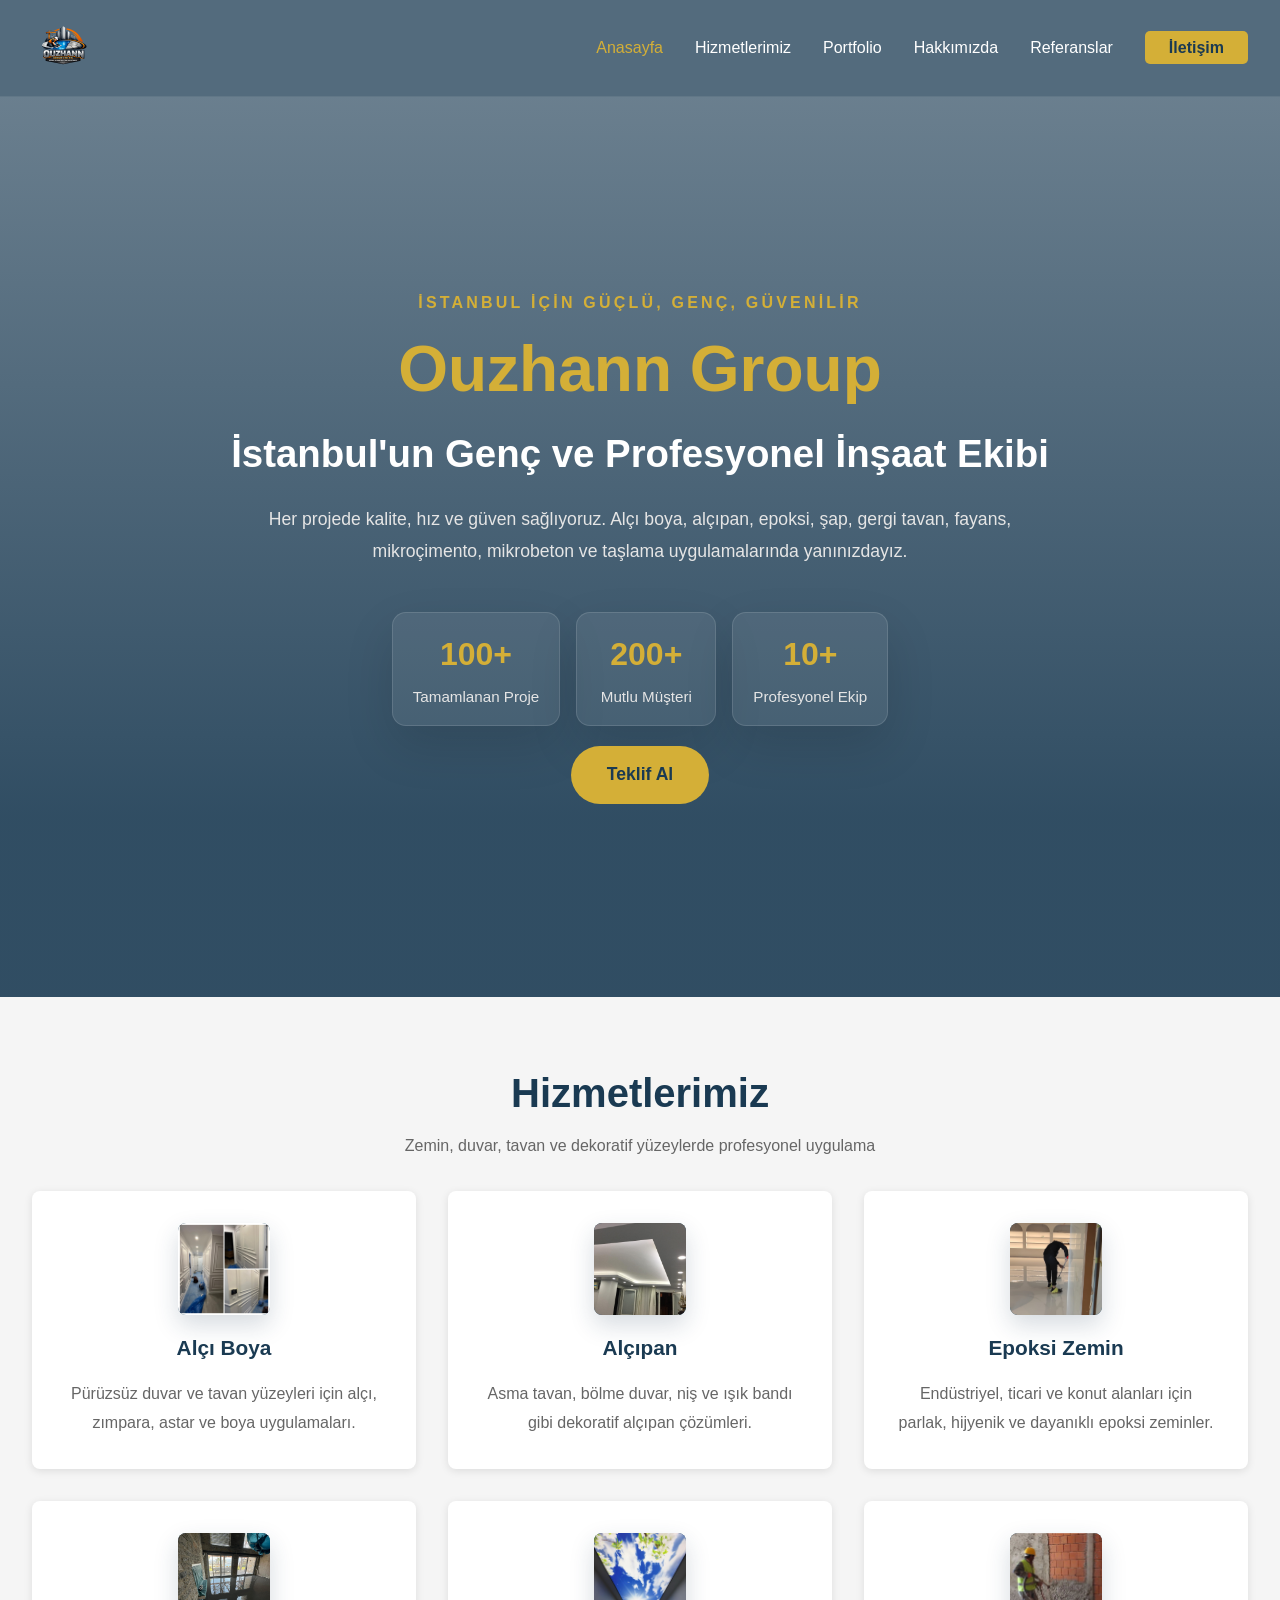
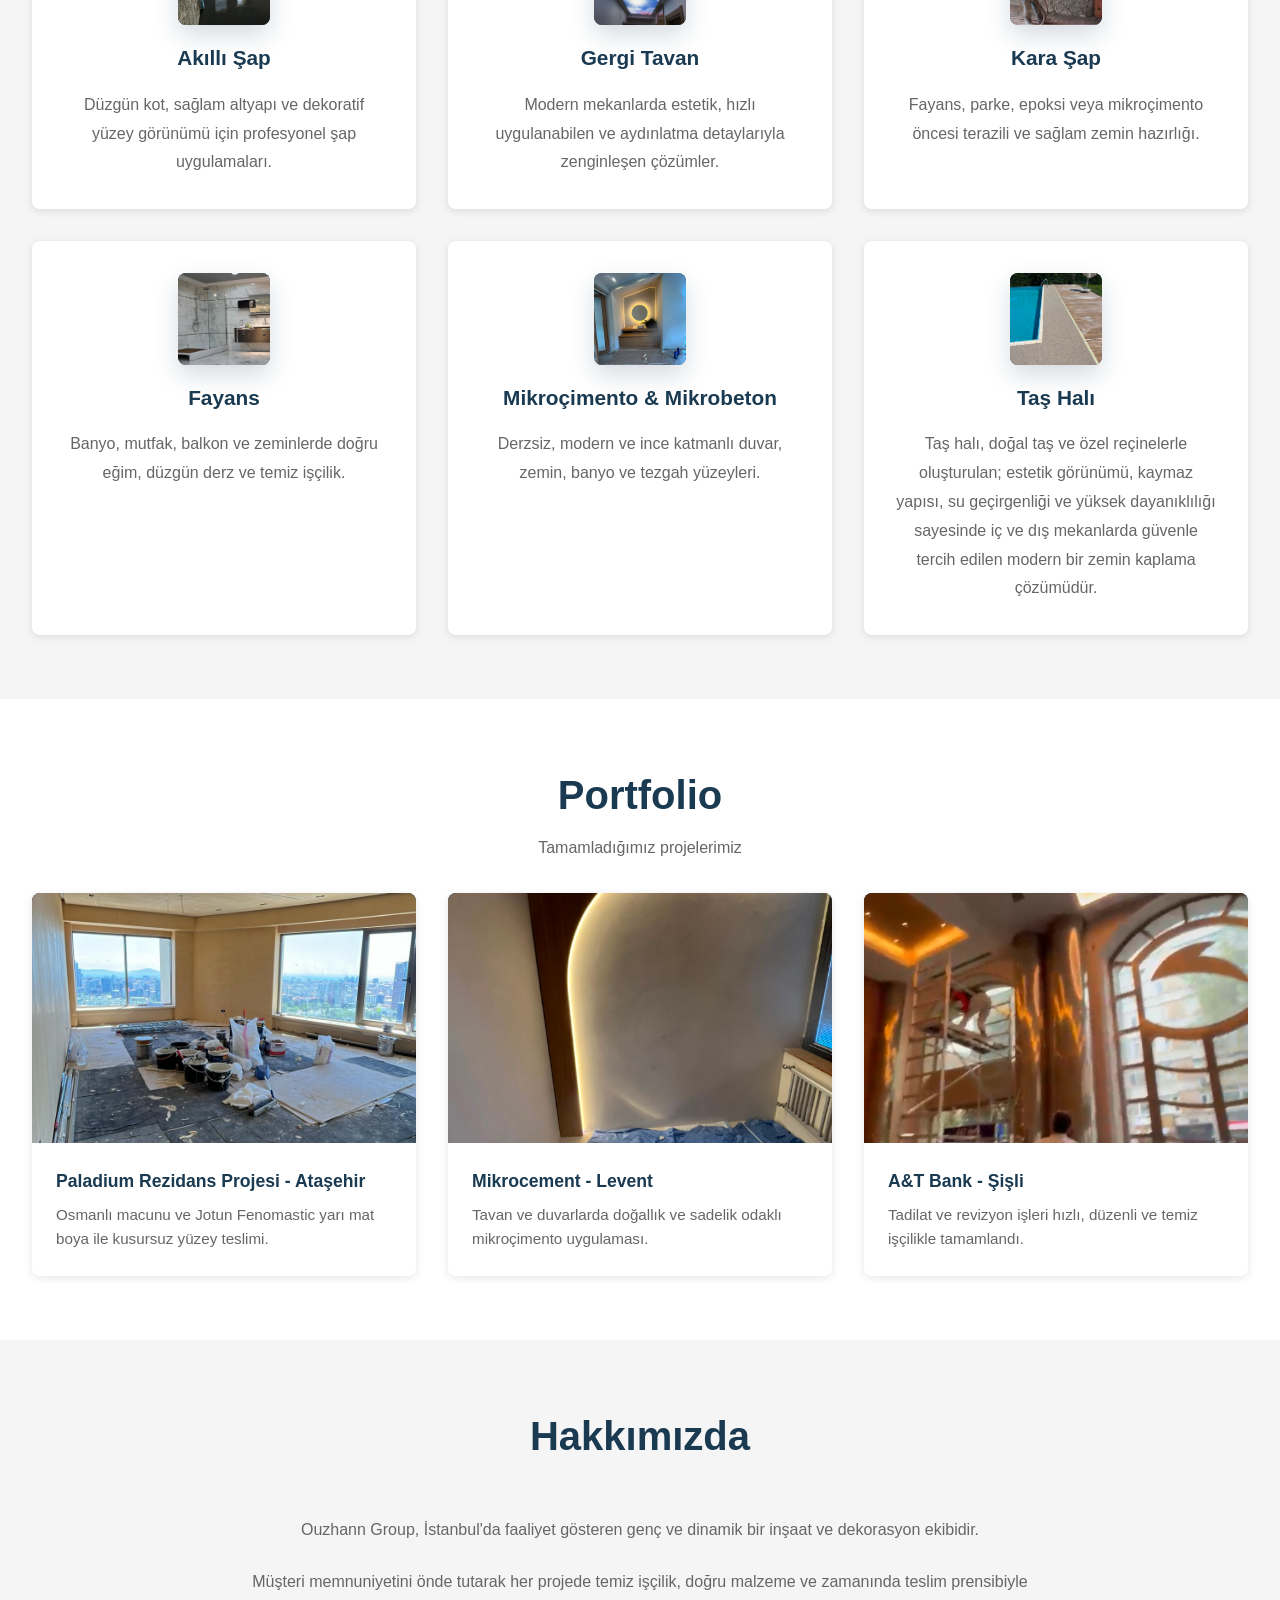
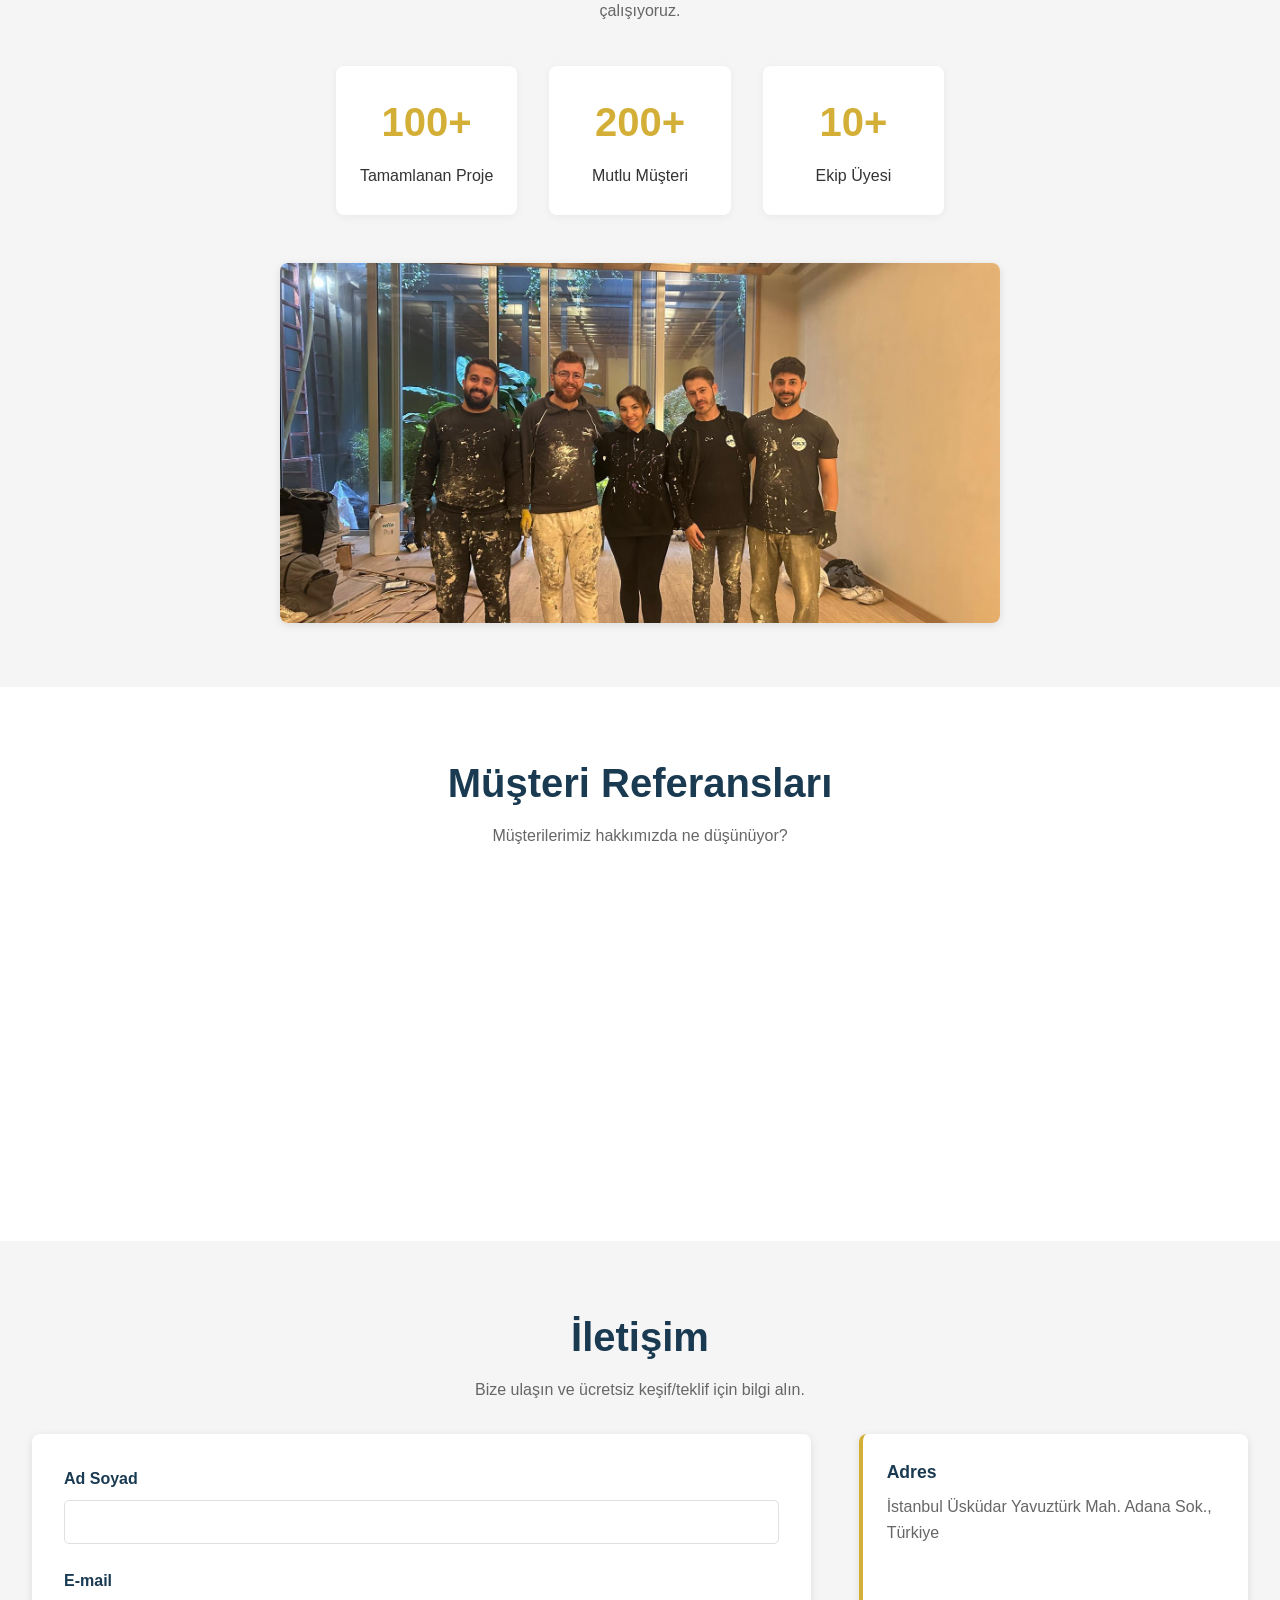
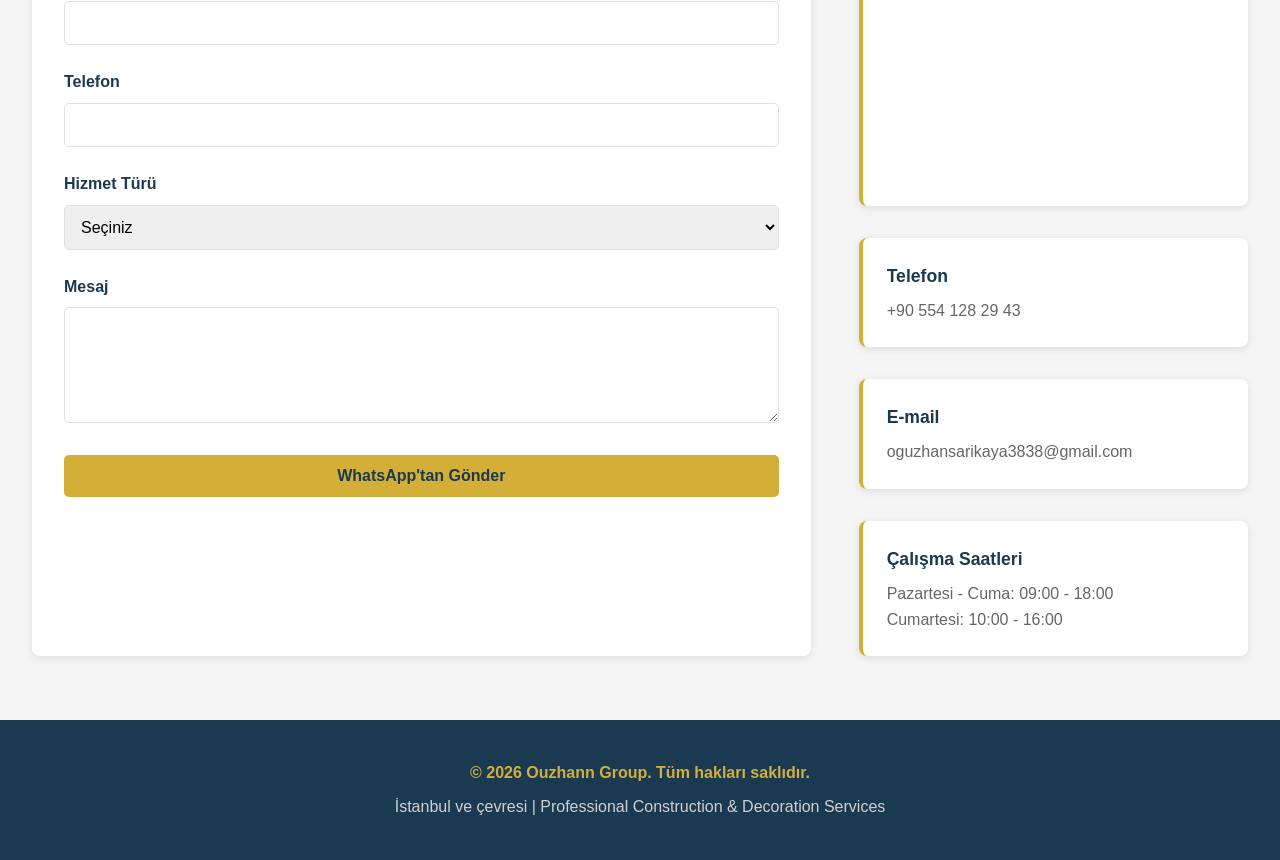
<file: index.html>
<!DOCTYPE html>
<html lang="tr">
<head>
    <meta charset="UTF-8">
    <meta name="viewport" content="width=device-width, initial-scale=1.0">
    <title>Ouzhann Group - İstanbul İnşaat ve Dekorasyon Ekibi</title>
    <meta name="description" content="Ouzhann Group; İstanbul'da alçı boya, alçıpan, epoksi zemin, şap, gergi tavan, fayans, mikroçimento, mikrobeton ve taşlama uygulamaları sunar.">
    <meta name="robots" content="index, follow">
    <meta name="theme-color" content="#1A3A52">
    <meta property="og:type" content="website">
    <meta property="og:locale" content="tr_TR">
    <meta property="og:title" content="Ouzhann Group - İstanbul İnşaat ve Dekorasyon Ekibi">
    <meta property="og:description" content="İstanbul genelinde profesyonel inşaat, dekorasyon ve yüzey uygulamaları.">
    <meta property="og:image" content="https://ouzhanngroup.com/assets/logo.png">
    <meta property="og:url" content="https://ouzhanngroup.com/">
    <link rel="canonical" href="https://ouzhanngroup.com/">
    <link rel="icon" href="assets/logo.png" type="image/png">
    <link rel="apple-touch-icon" href="assets/logo.png">
    <link rel="manifest" href="site.webmanifest">
    <link rel="stylesheet" href="styles.css">
</head>
<body>
    <nav class="navbar">
        <div class="nav-container">
            <a class="logo" href="#anasayfa" aria-label="Anasayfaya git">
                <img class="logo-image" src="assets/logo.png" alt="Ouzhann Group Logo">
            </a>
            <div class="hamburger" aria-label="Menüyü aç veya kapat" role="button" tabindex="0" aria-expanded="false" aria-controls="main-nav-menu">
                <span class="bar"></span>
                <span class="bar"></span>
                <span class="bar"></span>
            </div>
            <ul class="nav-menu" id="main-nav-menu">
                <li><a href="#anasayfa" class="nav-link">Anasayfa</a></li>
                <li><a href="#hizmetler" class="nav-link">Hizmetlerimiz</a></li>
                <li><a href="#portfolio" class="nav-link">Portfolio</a></li>
                <li><a href="#hakkimizda" class="nav-link">Hakkımızda</a></li>
                <li><a href="#referanslar" class="nav-link">Referanslar</a></li>
                <li><a href="#iletisim" class="nav-link cta-nav">İletişim</a></li>
            </ul>
        </div>
    </nav>

    <section id="anasayfa" class="hero">
        <video class="hero-video" autoplay muted loop playsinline>
            <source src="assets/hero-video.mp4" type="video/mp4">
        </video>
        <div class="video-overlay"></div>
        <div class="hero-content">
            <p class="hero-category">İstanbul İçin Güçlü, Genç, Güvenilir</p>
            <h1 class="hero-title">Ouzhann Group</h1>
            <p class="hero-slogan">İstanbul'un Genç ve Profesyonel İnşaat Ekibi</p>
            <p class="hero-subtitle">Her projede kalite, hız ve güven sağlıyoruz. Alçı boya, alçıpan, epoksi, şap, gergi tavan, fayans, mikroçimento, mikrobeton ve taşlama uygulamalarında yanınızdayız.</p>
            <div class="hero-stats">
                <div class="hero-stat">
                    <span>100+</span>
                    <p>Tamamlanan Proje</p>
                </div>
                <div class="hero-stat">
                    <span>200+</span>
                    <p>Mutlu Müşteri</p>
                </div>
                <div class="hero-stat">
                    <span>10+</span>
                    <p>Profesyonel Ekip</p>
                </div>
            </div>
            <button class="cta-button" type="button">Teklif Al</button>
        </div>
    </section>

    <section id="hizmetler" class="services">
        <div class="services-container">
            <h2 class="section-title">Hizmetlerimiz</h2>
            <p class="section-subtitle">Zemin, duvar, tavan ve dekoratif yüzeylerde profesyonel uygulama</p>
            <div class="services-grid">
                <a class="service-card" href="services.html#alci-boya">
                    <div class="service-icon"><img src="images/service-alci-boya.jpeg" alt="Alçı boya hizmeti"><span>Alçı Boya</span></div>
                    <h3>Alçı Boya</h3>
                    <p>Pürüzsüz duvar ve tavan yüzeyleri için alçı, zımpara, astar ve boya uygulamaları.</p>
                </a>
                <a class="service-card" href="services.html#alcipan">
                    <div class="service-icon"><img src="images/service-alcipan.jpeg" alt="Alçıpan hizmeti"><span>Alçıpan</span></div>
                    <h3>Alçıpan</h3>
                    <p>Asma tavan, bölme duvar, niş ve ışık bandı gibi dekoratif alçıpan çözümleri.</p>
                </a>
                <a class="service-card" href="services.html#epoksi-zemin">
                    <div class="service-icon"><img src="images/epoksi1.jpeg" alt="Epoksi zemin hizmeti"><span>Epoksi</span></div>
                    <h3>Epoksi Zemin</h3>
                    <p>Endüstriyel, ticari ve konut alanları için parlak, hijyenik ve dayanıklı epoksi zeminler.</p>
                </a>
                <a class="service-card" href="services.html#akilli-dekoratif-sap">
                    <div class="service-icon"><img src="images/akillisap1.jpeg" alt="Akıllı şap ve dekoratif şap hizmeti"><span>Şap</span></div>
                    <h3>Akıllı Şap</h3>
                    <p>Düzgün kot, sağlam altyapı ve dekoratif yüzey görünümü için profesyonel şap uygulamaları.</p>
                </a>
                <a class="service-card" href="services.html#gergi-tavan">
                    <div class="service-icon"><img src="images/service-gergi-tavan.jpeg" alt="Gergi tavan hizmeti"><span>Gergi Tavan</span></div>
                    <h3>Gergi Tavan</h3>
                    <p>Modern mekanlarda estetik, hızlı uygulanabilen ve aydınlatma detaylarıyla zenginleşen çözümler.</p>
                </a>
                <a class="service-card" href="services.html#kara-sap">
                    <div class="service-icon"><img src="images/karasap.png" alt="Kara şap hizmeti"><span>Kara Şap</span></div>
                    <h3>Kara Şap</h3>
                    <p>Fayans, parke, epoksi veya mikroçimento öncesi terazili ve sağlam zemin hazırlığı.</p>
                </a>
                <a class="service-card" href="services.html#fayans">
                    <div class="service-icon"><img src="images/service-fayans.jpg" alt="Fayans hizmeti"><span>Fayans</span></div>
                    <h3>Fayans</h3>
                    <p>Banyo, mutfak, balkon ve zeminlerde doğru eğim, düzgün derz ve temiz işçilik.</p>
                </a>
                <a class="service-card" href="services.html#mikrocimento-mikrobeton">
                    <div class="service-icon"><img src="images/mikrocimento-mikrobeton.jpeg" alt="Mikroçimento ve mikrobeton hizmeti"><span>Mikroçimento</span></div>
                    <h3>Mikroçimento & Mikrobeton</h3>
                    <p>Derzsiz, modern ve ince katmanlı duvar, zemin, banyo ve tezgah yüzeyleri.</p>
                </a>
                <a class="service-card" href="services.html#taslama">
                    <div class="service-icon"><img src="images/service-taslama.jpeg" alt="Taşlama hizmeti"><span>Taşlama</span></div>
                    <h3>Taş Halı</h3>
                    <p>Taş halı, doğal taş ve özel reçinelerle oluşturulan; estetik görünümü, kaymaz yapısı, su geçirgenliği ve yüksek dayanıklılığı sayesinde iç ve dış mekanlarda güvenle tercih edilen modern bir zemin kaplama çözümüdür.
</p>
                </a>
            </div>
        </div>
    </section>

    <section id="portfolio" class="portfolio">
        <div class="portfolio-container">
            <h2 class="section-title">Portfolio</h2>
            <p class="section-subtitle">Tamamladığımız projelerimiz</p>
            <div class="portfolio-grid">
                <a class="portfolio-item" href="portfolio.html#pendik-epoksi-zemin">
                    <div class="portfolio-image"><img src="images/project-1.jpeg" alt="Paladium Rezidans Projesi - Ataşehir"><div class="image-placeholder">Paladium Rezidans</div></div>
                    <div class="portfolio-info"><h3>Paladium Rezidans Projesi - Ataşehir</h3><p>Osmanlı macunu ve Jotun Fenomastic yarı mat boya ile kusursuz yüzey teslimi.</p></div>
                </a>
                <a class="portfolio-item" href="portfolio.html#kadikoy-alcipan-ofis">
                    <div class="portfolio-image"><img src="images/mikro2.jpeg" alt="Mikrocement - Levent"><div class="image-placeholder">Mikrocement</div></div>
                    <div class="portfolio-info"><h3>Mikrocement - Levent</h3><p>Tavan ve duvarlarda doğallık ve sadelik odaklı mikroçimento uygulaması.</p></div>
                </a>
                <a class="portfolio-item" href="portfolio.html#besiktas-mikrocimento-banyo">
                    <div class="portfolio-image"><img src="images/project-3.png" alt="A&T Bank - Şişli"><div class="image-placeholder">A&T Bank</div></div>
                    <div class="portfolio-info"><h3>A&T Bank - Şişli</h3><p>Tadilat ve revizyon işleri hızlı, düzenli ve temiz işçilikle tamamlandı.</p></div>
                </a>
            </div>
        </div>
    </section>

    <section id="hakkimizda" class="about">
        <div class="about-container">
            <h2 class="section-title">Hakkımızda</h2>
            <div class="about-content">
                <p>Ouzhann Group, İstanbul'da faaliyet gösteren genç ve dinamik bir inşaat ve dekorasyon ekibidir.</p>
                <p>Müşteri memnuniyetini önde tutarak her projede temiz işçilik, doğru malzeme ve zamanında teslim prensibiyle çalışıyoruz.</p>
                <div class="about-features">
                    <div class="feature"><span class="feature-number">100+</span><p>Tamamlanan Proje</p></div>
                    <div class="feature"><span class="feature-number">200+</span><p>Mutlu Müşteri</p></div>
                    <div class="feature"><span class="feature-number">10+</span><p>Ekip Üyesi</p></div>
                </div>
            </div>
            <div class="about-image">
                <img src="images/team-photo.jpeg" alt="Ouzhann Group ekip fotoğrafı">
                <span>Ekip Fotoğrafı</span>
            </div>
        </div>
    </section>

    <section id="referanslar" class="reviews">
        <div class="reviews-container">
            <h2 class="section-title">Müşteri Referansları</h2>
            <p class="section-subtitle">Müşterilerimiz hakkımızda ne düşünüyor?</p>
            <div class="reviews-grid">
                <div class="review-card"><div class="stars">★★★★★</div><p class="review-text">"Glitolinli Osmanlı macunu uygulaması yapıldı ve Jotun boya ile boyası tamamlandı. Ustalar çok iyiydi ve ellerinden gelen özeni gösterdiler. Emeği geçenlerin ellerine sağlık."</p><p class="review-author">- Oğuz Bircan, Palladium Rezidans</p></div>
                <div class="review-card"><div class="stars">★★★★★</div><p class="review-text">"Levent'teki şantiyede tavan ve duvarlar olmak üzere 3 katımızda mikroçimento kullanıldı. Ustalarımız çok özenli ve dikkatli çalışarak gerekeni yaptılar, ellerine sağlık."</p><p class="review-author">- Merve Tansu, Levent Yoga Salonu</p></div>
                <div class="review-card"><div class="stars">★★★★★</div><p class="review-text">"Bankamızın girişi ve çalışma alanlarındaki tadilat ve boya işleri için irtibata geçtiğimiz Ouzhann Group ekibine teşekkür ediyoruz. Gereken hassasiyeti gösterip temiz bir işçilik çıkardılar, emeği geçenlerin eline sağlık."</p><p class="review-author">- Ömer Bey, A&T Bankası</p></div>
            </div>
        </div>
    </section>

    <section id="iletisim" class="contact">
        <div class="contact-container">
            <h2 class="section-title">İletişim</h2>
            <p class="section-subtitle">Bize ulaşın ve ücretsiz keşif/teklif için bilgi alın.</p>
            <div class="contact-content">
                <form class="contact-form">
                    <div class="form-group"><label for="name">Ad Soyad</label><input type="text" id="name" name="name" autocomplete="name" required></div>
                    <div class="form-group"><label for="email">E-mail</label><input type="email" id="email" name="email" autocomplete="email" required></div>
                    <div class="form-group"><label for="phone">Telefon</label><input type="tel" id="phone" name="phone" autocomplete="tel" required></div>
                    <div class="form-group">
                        <label for="service">Hizmet Türü</label>
                        <select id="service" name="service" required>
                            <option value="">Seçiniz</option>
                            <option value="alci-boya">Alçı Boya</option>
                            <option value="alcipan">Alçıpan</option>
                            <option value="epoksi-zemin">Epoksi Zemin</option>
                            <option value="akilli-sap">Akıllı Şap ve Dekoratif Şap</option>
                            <option value="gergi-tavan">Gergi Tavan</option>
                            <option value="kara-sap">Kara Şap</option>
                            <option value="fayans">Fayans</option>
                            <option value="mikrocimento-mikrobeton">Mikroçimento & Mikrobeton</option>
                            <option value="taslama">Taş Halı</option>
                            <option value="diger">Diğer</option>
                        </select>
                    </div>
                    <div class="form-group"><label for="message">Mesaj</label><textarea id="message" name="message" rows="5" required></textarea></div>
                    <button type="submit" class="submit-button">WhatsApp'tan Gönder</button>
                </form>
                <div class="contact-info">
                    <div class="info-item">
                        <h3>Adres</h3>
                        <p id="business-address">İstanbul Üsküdar Yavuztürk Mah. Adana Sok., Türkiye</p>
                        <iframe class="map-frame" id="address-map" title="Ouzhann Group Google Harita Konumu" loading="lazy" referrerpolicy="no-referrer-when-downgrade" src="https://www.google.com/maps?q=%C4%B0stanbul%20%C3%9Csk%C3%BCdar%20Yavuzt%C3%BCrk%20Mah.%20Adana%20Sok.%2C%20T%C3%BCrkiye&output=embed"></iframe>
                    </div>
                    <div class="info-item"><h3>Telefon</h3><p><a href="tel:+905541282943">+90 554 128 29 43</a></p></div>
                    <div class="info-item"><h3>E-mail</h3><p><a href="mailto:oguzhansarikaya3838@gmail.com">oguzhansarikaya3838@gmail.com</a></p></div>
                    <div class="info-item"><h3>Çalışma Saatleri</h3><p>Pazartesi - Cuma: 09:00 - 18:00<br>Cumartesi: 10:00 - 16:00</p></div>
                </div>
            </div>
        </div>
    </section>

    <footer class="footer">
        <div class="footer-content">
            <p>&copy; 2026 Ouzhann Group. Tüm hakları saklıdır.</p>
            <p>İstanbul ve çevresi | Professional Construction & Decoration Services</p>
        </div>
    </footer>

    <script src="script.js"></script>
</body>
</html>
</file>
<file: styles.css>
/* ===========================
   OUZHANN GROUP - STYLES
   Color Scheme: Navy Blue & Gold
   =========================== */

* {
    margin: 0;
    padding: 0;
    box-sizing: border-box;
}

/* Remove default underline for all links site-wide */
a {
    text-decoration: none;
    color: inherit;
}

:root {
    --primary-dark: #1A3A52;
    --primary-medium: #2D5A7B;
    --accent-gold: #D4AF37;
    --accent-gold-light: #E8C547;
    --text-dark: #333333;
    --text-light: #666666;
    --bg-light: #F5F5F5;
    --bg-white: #FFFFFF;
    --border-color: #E0E0E0;
}

body {
    font-family: 'Segoe UI', Tahoma, Geneva, Verdana, sans-serif;
    line-height: 1.6;
    color: var(--text-dark);
    background-color: var(--bg-white);
}

/* ===========================
   NAVIGATION
   =========================== */

.navbar {
    background-color: rgba(26, 58, 82, 0.75);
    padding: 1rem 2rem;
    position: sticky;
    top: 0;
    z-index: 1000;
    backdrop-filter: blur(12px);
    border-bottom: 1px solid rgba(255, 255, 255, 0.08);
}

.nav-container {
    max-width: 1400px;
    margin: 0 auto;
    display: flex;
    justify-content: space-between;
    align-items: center;
}

.logo {
    display: flex;
    align-items: center;
    gap: 0.75rem;
}

.logo-placeholder,
.logo-image {
    width: 64px;
    height: 64px;
    border-radius: 8px;
}

.logo-placeholder {
    background: linear-gradient(135deg, var(--accent-gold), var(--accent-gold-light));
    display: flex;
    align-items: center;
    justify-content: center;
    font-weight: bold;
    color: var(--primary-dark);
    font-size: 1.5rem;
}

.logo-image {
    display: block;
    object-fit: contain;
}

.brand-name {
    color: var(--accent-gold);
    font-size: 1.5rem;
    font-weight: bold;
}

.nav-menu {
    display: flex;
    list-style: none;
    gap: 2rem;
    align-items: center;
}

.hamburger {
    display: none;
    flex-direction: column;
    cursor: pointer;
    gap: 5px;
}

.bar {
    width: 25px;
    height: 3px;
    background-color: var(--accent-gold);
    transition: all 0.3s ease;
    border-radius: 2px;
}

.hamburger.active .bar:nth-child(1) {
    transform: rotate(-45deg) translate(-5px, 6px);
}

.hamburger.active .bar:nth-child(2) {
    opacity: 0;
}

.hamburger.active .bar:nth-child(3) {
    transform: rotate(45deg) translate(-5px, -6px);
}

.nav-link {
    color: white;
    text-decoration: none;
    font-weight: 500;
    transition: color 0.3s ease;
    position: relative;
}

.nav-link:hover {
    color: var(--accent-gold);
}

.nav-link::after {
    display: none; /* remove decorative underline per user request */
}

.nav-link:hover::after {
    display: none;
}

.cta-nav {
    background: var(--accent-gold);
    color: var(--primary-dark) !important;
    padding: 0.5rem 1.5rem;
    border-radius: 5px;
    font-weight: 600;
}

.cta-nav::after {
    display: none;
}

/* ===========================
   HERO SECTION
   =========================== */

.hero {
    position: relative;
    min-height: 100vh;
    color: white;
    overflow: hidden;
    display: flex;
    align-items: center;
    justify-content: center;
    padding: 0;
}

.hero-video {
    position: absolute;
    top: 0;
    left: 0;
    width: 100%;
    height: 100%;
    object-fit: cover;
    z-index: 1;
}

.video-overlay {
    position: absolute;
    top: 0;
    left: 0;
    width: 100%;
    height: 100%;
    background: linear-gradient(180deg, rgba(26, 58, 82, 0.65) 0%, rgba(26, 58, 82, 0.9) 80%);
    z-index: 2;
}

.hero-content {
    position: relative;
    z-index: 3;
    display: flex;
    flex-direction: column;
    gap: 1.25rem;
    max-width: 900px;
    padding: 4rem 2rem;
    text-align: center;
}

.hero-category {
    color: var(--accent-gold);
    font-size: 1rem;
    font-weight: 700;
    letter-spacing: 0.2em;
    text-transform: uppercase;
}

.hero-title {
    font-size: 4rem;
    font-weight: 800;
    color: var(--accent-gold);
    line-height: 1.05;
}

.hero-slogan {
    font-size: 2.4rem;
    color: white;
    font-weight: 600;
}

.hero-subtitle {
    font-size: 1.1rem;
    color: #E5E5E5;
    line-height: 1.8;
    max-width: 760px;
    margin: 0 auto;
}

.hero-stats {
    display: flex;
    justify-content: center;
    gap: 1rem;
    margin: 1.5rem auto 0;
    flex-wrap: wrap;
}

.hero-stat {
    background: rgba(255, 255, 255, 0.08);
    border: 1px solid rgba(255, 255, 255, 0.12);
    border-radius: 14px;
    padding: 1rem 1.25rem;
    min-width: 140px;
    text-align: center;
    box-shadow: 0 20px 50px rgba(0, 0, 0, 0.12);
}

.hero-stat span {
    display: block;
    font-size: 2rem;
    font-weight: 800;
    color: var(--accent-gold);
}

.hero-stat p {
    margin-top: 0.4rem;
    color: #E5E5E5;
    font-size: 0.95rem;
    line-height: 1.5;
}

.cta-button {
    background: var(--accent-gold);
    color: var(--primary-dark);
    border: none;
    padding: 1.15rem 2.25rem;
    font-size: 1.1rem;
    font-weight: 700;
    border-radius: 50px;
    cursor: pointer;
    transition: all 0.3s ease;
    width: fit-content;
    margin: 0 auto;
}

.cta-button:hover {
    background: var(--accent-gold-light);
    transform: translateY(-3px);
    box-shadow: 0 10px 25px rgba(212, 175, 55, 0.35);
}

.hero-image,
.image-placeholder {
    display: none;
}

/* ===========================
   SERVICES SECTION
   =========================== */

.services {
    padding: 4rem 2rem;
    background-color: var(--bg-light);
}

.services-container {
    max-width: 1400px;
    margin: 0 auto;
}

.section-title {
    font-size: 2.5rem;
    color: var(--primary-dark);
    text-align: center;
    margin-bottom: 0.5rem;
}

.section-subtitle {
    color: var(--text-light);
    text-align: center;
    margin-bottom: 2rem;
}

.services-grid {
    display: grid;
    grid-template-columns: repeat(3, 1fr);
    gap: 2rem;
}

.service-card {
    background: white;
    border-radius: 8px;
    padding: 2rem;
    box-shadow: 0 2px 8px rgba(0, 0, 0, 0.1);
    transition: all 0.3s ease;
    text-align: center;
    color: inherit;
    min-height: 100%;
}

.service-card:hover {
    transform: translateY(-5px);
    box-shadow: 0 5px 15px rgba(0, 0, 0, 0.15);
}

.service-icon {
    width: 92px;
    height: 92px;
    margin: 0 auto 1rem;
    border-radius: 8px;
    overflow: hidden;
    background: linear-gradient(135deg, var(--primary-dark), var(--primary-medium));
    color: var(--accent-gold);
    display: flex;
    align-items: center;
    justify-content: center;
    font-size: 0.8rem;
    font-weight: 800;
    line-height: 1.25;
    text-align: center;
    box-shadow: 0 10px 24px rgba(26, 58, 82, 0.18);
}

.service-icon img {
    width: 100%;
    height: 100%;
    display: block;
    object-fit: cover;
}

.service-icon img.is-missing {
    display: none;
}

.service-icon span {
    display: none;
    padding: 0.6rem;
}

.service-icon img.is-missing + span {
    display: block;
}

.service-card h3 {
    color: var(--primary-dark);
    margin-bottom: 1rem;
    font-size: 1.3rem;
}

/* Ensure card titles have no underline */
.service-card h3,
.portfolio-info h3,
.service-card p,
.portfolio-info p {
    text-decoration: none;
}

.service-card p {
    color: var(--text-light);
    line-height: 1.8;
}

/* ===========================
   SERVICE DETAILS PAGE
   =========================== */

.service-showcase {
    background: var(--bg-white);
}

.service-section {
    display: grid;
    grid-template-columns: minmax(280px, 0.8fr) minmax(0, 1.2fr);
    gap: 3rem;
    align-items: center;
    padding: 5rem 2rem;
    scroll-margin-top: 110px;
}

.service-section:nth-child(even) {
    background: var(--bg-light);
}

.service-section-copy {
    max-width: 520px;
    justify-self: end;
}

.service-kicker {
    display: inline-flex;
    align-items: center;
    justify-content: center;
    width: 48px;
    height: 48px;
    border-radius: 8px;
    background: var(--primary-dark);
    color: var(--accent-gold);
    font-weight: 800;
    margin-bottom: 1.25rem;
}

.service-section h2 {
    color: var(--primary-dark);
    font-size: 2.4rem;
    line-height: 1.15;
    margin-bottom: 1rem;
}

.service-section p {
    color: var(--text-light);
    font-size: 1.05rem;
    line-height: 1.8;
}

.project-section {
    grid-template-columns: minmax(0, 1fr);
    gap: 1.75rem;
    align-items: stretch;
}

.project-section .service-gallery,
.project-section .service-section-copy {
    width: min(100%, 980px);
    justify-self: center;
}

.project-section .service-gallery {
    order: 1;
}

.project-section .service-section-copy {
    order: 2;
    max-width: 980px;
    text-align: center;
}

.project-section .service-kicker {
    margin-bottom: 1rem;
}

.project-section h2 {
    font-size: 2.2rem;
}

.service-gallery {
    position: relative;
    width: min(100%, 860px);
    justify-self: start;
}

.service-gallery-video {
    border-radius: 8px;
    overflow: hidden;
    background: var(--primary-dark);
    box-shadow: 0 14px 32px rgba(26, 58, 82, 0.24);
}

.service-gallery-video video {
    display: block;
    width: 100%;
    aspect-ratio: 16 / 9;
    object-fit: cover;
}

.gallery-video-slide .service-gallery-video {
    width: 100%;
    height: 100%;
    border-radius: 0;
    box-shadow: none;
}

.gallery-video-slide .service-gallery-video video {
    width: 100%;
    height: 100%;
    aspect-ratio: auto;
}

.gallery-viewport {
    overflow: hidden;
    border-radius: 8px;
    background: var(--primary-dark);
    box-shadow: 0 18px 45px rgba(26, 58, 82, 0.2);
}

.gallery-track {
    display: flex;
    transition: transform 0.35s ease;
}

.gallery-slide {
    flex: 0 0 100%;
    aspect-ratio: 16 / 10;
    margin: 0;
}

.gallery-zoom {
    position: relative;
    width: 100%;
    height: 100%;
    border: 0;
    padding: 0;
    display: block;
    background: linear-gradient(135deg, var(--primary-dark), var(--primary-medium));
    cursor: zoom-in;
}

.gallery-zoom img {
    width: 100%;
    height: 100%;
    display: block;
    object-fit: cover;
}

.gallery-zoom img.is-missing {
    display: none;
}

.gallery-fallback {
    display: none;
    width: 100%;
    height: 100%;
    align-items: center;
    justify-content: center;
    padding: 2rem;
    color: var(--accent-gold);
    font-size: 2rem;
    font-weight: 800;
    text-align: center;
}

.gallery-zoom img.is-missing + .gallery-fallback {
    display: flex;
}

.gallery-button {
    position: absolute;
    top: 50%;
    z-index: 2;
    width: 48px;
    height: 48px;
    border: 0;
    border-radius: 50%;
    background: var(--accent-gold);
    color: var(--primary-dark);
    font-size: 2rem;
    line-height: 1;
    cursor: pointer;
    transform: translateY(-50%);
    box-shadow: 0 10px 24px rgba(0, 0, 0, 0.2);
}

.gallery-button:hover {
    background: var(--accent-gold-light);
}

.gallery-prev {
    left: -24px;
}

.gallery-next {
    right: -24px;
}

.image-lightbox {
    position: fixed;
    inset: 0;
    z-index: 2000;
    display: none;
    align-items: center;
    justify-content: center;
    padding: 2rem;
    background: rgba(10, 20, 30, 0.92);
}

.image-lightbox.is-open {
    display: flex;
}

.image-lightbox img {
    max-width: min(100%, 1200px);
    max-height: 86vh;
    object-fit: contain;
    border-radius: 8px;
    background: var(--primary-dark);
    box-shadow: 0 20px 70px rgba(0, 0, 0, 0.45);
}

.image-lightbox img.is-missing {
    display: none;
}

.lightbox-fallback {
    display: none;
    width: min(100%, 900px);
    min-height: 55vh;
    align-items: center;
    justify-content: center;
    padding: 2rem;
    border-radius: 8px;
    background: linear-gradient(135deg, var(--primary-dark), var(--primary-medium));
    color: var(--accent-gold);
    font-size: 2.4rem;
    font-weight: 800;
    text-align: center;
}

.image-lightbox img.is-missing + .lightbox-fallback {
    display: flex;
}

.lightbox-close {
    position: fixed;
    top: 1.5rem;
    right: 1.5rem;
    width: 44px;
    height: 44px;
    border: 0;
    border-radius: 50%;
    background: var(--accent-gold);
    color: var(--primary-dark);
    font-size: 2rem;
    line-height: 1;
    cursor: pointer;
}

.service-details {
    padding: 4rem 2rem;
    background: white;
}

.service-details-container {
    max-width: 1200px;
    margin: 0 auto;
}

.detail-list {
    display: grid;
    gap: 1.5rem;
}

.detail-card {
    display: grid;
    grid-template-columns: 72px 1fr;
    gap: 1.5rem;
    align-items: start;
    background: var(--bg-light);
    border: 1px solid var(--border-color);
    border-radius: 8px;
    padding: 1.75rem;
    box-shadow: 0 2px 8px rgba(0, 0, 0, 0.05);
    scroll-margin-top: 110px;
}

.detail-number {
    width: 72px;
    height: 72px;
    border-radius: 8px;
    background: var(--primary-dark);
    color: var(--accent-gold);
    display: flex;
    align-items: center;
    justify-content: center;
    font-size: 1.35rem;
    font-weight: 800;
}

.detail-card h3 {
    color: var(--primary-dark);
    font-size: 1.45rem;
    margin-bottom: 0.75rem;
}

.detail-card p {
    color: var(--text-light);
    line-height: 1.8;
    margin-bottom: 1rem;
}

.detail-card ul {
    display: grid;
    gap: 0.5rem;
    padding-left: 1.2rem;
    color: var(--text-dark);
}

.detail-card li::marker {
    color: var(--accent-gold);
}

/* ===========================
   PORTFOLIO SECTION
   =========================== */

.portfolio {
    padding: 4rem 2rem;
}

.portfolio-container {
    max-width: 1400px;
    margin: 0 auto;
}

.portfolio-grid {
    display: grid;
    grid-template-columns: repeat(3, 1fr);
    gap: 2rem;
}

.portfolio-item {
    background: white;
    border-radius: 8px;
    overflow: hidden;
    box-shadow: 0 2px 8px rgba(0, 0, 0, 0.1);
    transition: all 0.3s ease;
    cursor: pointer;
    text-decoration: none;
    color: inherit;
}

.portfolio-item:hover {
    transform: translateY(-5px);
    box-shadow: 0 5px 15px rgba(0, 0, 0, 0.15);
}


.portfolio-image {
    width: 100%;
    height: 250px;
    overflow: hidden;
    position: relative;
    background: linear-gradient(135deg, var(--primary-dark) 0%, var(--primary-medium) 100%);
}

.portfolio-image img {
    position: relative;
    z-index: 2;
    width: 100%;
    height: 100%;
    display: block;
    object-fit: cover;
}

.portfolio-image img.is-missing {
    display: none;
}

.portfolio-image .image-placeholder {
    width: 100%;
    height: 100%;
    border: none;
    background: linear-gradient(135deg, var(--primary-dark), var(--primary-medium));
    color: white;
    font-size: 1rem;
    display: flex;
    align-items: center;
    justify-content: center;
    font-weight: 700;
    text-align: center;
    padding: 1rem;
}

.portfolio-info {
    padding: 1.5rem;
}

.portfolio-info h3 {
    color: var(--primary-dark);
    margin-bottom: 0.5rem;
    font-size: 1.1rem;
}

.portfolio-info p {
    color: var(--text-light);
    font-size: 0.95rem;
}

/* ===========================
   ABOUT SECTION
   =========================== */

.about {
    background-color: var(--bg-light);
    padding: 4rem 2rem;
}

.about-container {
    max-width: 1400px;
    margin: 0 auto;
    display: grid;
    grid-template-columns: 1fr 1fr;
    gap: 3rem;
    align-items: center;
}

.about .section-title {
    grid-column: 1 / -1;
    margin-bottom: 0;
}

.about-content {
    display: flex;
    flex-direction: column;
    gap: 1.5rem;
}

/* Make about content span full width and center text */
.about-content {
    grid-column: 1 / -1;
    text-align: center;
    align-items: center;
    max-width: 850px;
    margin: 0 auto;
}

.about-image {
    grid-column: 1 / -1;
    display: flex;
    justify-content: center;
}

.about-content p {
    color: var(--text-light);
    line-height: 1.8;
    font-size: 1rem;
}

.about-features {
    display: grid;
    grid-template-columns: repeat(3, 1fr);
    gap: 2rem;
    margin-top: 1rem;
}

.feature {
    text-align: center;
    padding: 1.5rem;
    background: white;
    border-radius: 8px;
    box-shadow: 0 2px 8px rgba(0, 0, 0, 0.05);
}

.feature-number {
    display: block;
    font-size: 2.5rem;
    font-weight: bold;
    color: var(--accent-gold);
}

.feature p {
    color: var(--text-dark);
    margin-top: 0.5rem;
}

.about-image {
    display: flex;
    align-items: center;
    justify-content: center;
}

.about-image img {
    width: min(100%, 720px);
    max-height: 360px;
    object-fit: cover;
    border-radius: 8px;
    box-shadow: 0 2px 8px rgba(0, 0, 0, 0.1);
}

.about-image span {
    display: none;
}

.about-image .image-placeholder {
    width: 100%;
    height: 350px;
    background: linear-gradient(135deg, var(--primary-dark), var(--primary-medium));
}

/* ===========================
   REVIEWS SECTION
   =========================== */

.reviews {
    padding: 4rem 2rem;
    background: white;
}

.reviews-container {
    max-width: 1400px;
    margin: 0 auto;
}

.reviews-grid {
    display: grid;
    grid-template-columns: repeat(3, 1fr);
    gap: 2rem;
}

.review-card {
    background: var(--bg-light);
    padding: 2rem;
    border-radius: 8px;
    box-shadow: 0 2px 8px rgba(0, 0, 0, 0.1);
    transition: all 0.3s ease;
}

.review-card:hover {
    transform: translateY(-5px);
    box-shadow: 0 5px 15px rgba(0, 0, 0, 0.15);
}

.stars {
    font-size: 1.2rem;
    margin-bottom: 1rem;
    display: block;
}

.review-text {
    color: var(--text-dark);
    font-style: italic;
    margin-bottom: 1rem;
    line-height: 1.8;
}

.review-author {
    color: var(--accent-gold);
    font-weight: 600;
}

/* ===========================
   CONTACT SECTION
   =========================== */

.contact {
    background-color: var(--bg-light);
    padding: 4rem 2rem;
}

.contact-container {
    max-width: 1400px;
    margin: 0 auto;
}

.contact-content {
    display: grid;
    grid-template-columns: 2fr 1fr;
    gap: 3rem;
    margin-top: 2rem;
}

.contact-form {
    background: white;
    padding: 2rem;
    border-radius: 8px;
    box-shadow: 0 2px 8px rgba(0, 0, 0, 0.1);
}

.form-group {
    margin-bottom: 1.5rem;
}

.form-group label {
    display: block;
    margin-bottom: 0.5rem;
    color: var(--primary-dark);
    font-weight: 600;
}

.form-group input,
.form-group select,
.form-group textarea {
    width: 100%;
    padding: 0.75rem;
    border: 1px solid var(--border-color);
    border-radius: 5px;
    font-family: inherit;
    font-size: 1rem;
    transition: border-color 0.3s ease;
}

.form-group input:focus,
.form-group select:focus,
.form-group textarea:focus {
    outline: none;
    border-color: var(--accent-gold);
    box-shadow: 0 0 5px rgba(212, 175, 55, 0.2);
}

.submit-button {
    background: var(--accent-gold);
    color: var(--primary-dark);
    padding: 0.75rem 2rem;
    border: none;
    border-radius: 5px;
    font-size: 1rem;
    font-weight: bold;
    cursor: pointer;
    transition: all 0.3s ease;
    width: 100%;
}

.submit-button:hover {
    background: var(--accent-gold-light);
    transform: translateY(-2px);
    box-shadow: 0 5px 15px rgba(212, 175, 55, 0.3);
}

.contact-info {
    display: flex;
    flex-direction: column;
    gap: 2rem;
}

.info-item {
    background: white;
    padding: 1.5rem;
    border-radius: 8px;
    box-shadow: 0 2px 8px rgba(0, 0, 0, 0.1);
    border-left: 4px solid var(--accent-gold);
}

.info-item h3 {
    color: var(--primary-dark);
    margin-bottom: 0.5rem;
    font-size: 1.1rem;
}

.info-item p {
    color: var(--text-light);
}

.map-frame {
    width: 100%;
    height: 220px;
    border: 0;
    border-radius: 8px;
    margin-top: 1rem;
    display: block;
}

/* ===========================
   FOOTER
   =========================== */

.footer {
    background-color: var(--primary-dark);
    color: white;
    text-align: center;
    padding: 2rem;
}

.footer-content {
    max-width: 1400px;
    margin: 0 auto;
}

.footer-content p {
    margin: 0.5rem 0;
    color: #D0D0D0;
}

.footer-content p:first-child {
    font-weight: 600;
    color: var(--accent-gold);
}

/* ===========================
   SCROLLBAR STYLING
   =========================== */

::-webkit-scrollbar {
    width: 10px;
}

::-webkit-scrollbar-track {
    background: #f1f1f1;
}

::-webkit-scrollbar-thumb {
    background: var(--accent-gold);
    border-radius: 5px;
}

::-webkit-scrollbar-thumb:hover {
    background: var(--accent-gold-light);
}

/* ===========================
   RESPONSIVE DESIGN
   =========================== */

/* Tablet & Small Desktop (768px - 1024px) */
@media (max-width: 1024px) {
    .nav-menu {
        gap: 1.5rem;
    }

    .services-grid,
    .portfolio-grid,
    .reviews-grid {
        grid-template-columns: repeat(2, 1fr);
    }

    .hero {
        grid-template-columns: 1fr;
        padding: 3rem 2rem;
    }

    .hero-title {
        font-size: 2.5rem;
    }

    .about-container,
    .contact-content {
        grid-template-columns: 1fr;
    }

    .service-section {
        grid-template-columns: 1fr;
        gap: 2rem;
    }

    .service-section-copy,
    .service-gallery {
        justify-self: center;
        width: 100%;
        max-width: 860px;
    }

    .about-features {
        grid-template-columns: repeat(2, 1fr);
    }
}

/* Mobile (600px - 768px) */
@media (max-width: 768px) {
    .hamburger {
        display: flex;
    }

    .nav-menu {
        position: fixed;
        left: -100%;
        top: 70px;
        flex-direction: column;
        background-color: var(--primary-dark);
        width: 100%;
        text-align: center;
        transition: 0.3s;
        box-shadow: 0 10px 27px rgba(0, 0, 0, 0.05);
        padding: 2rem 0;
        gap: 0;
        z-index: 999;
    }

    .nav-menu.active {
        left: 0;
    }

    .nav-menu li {
        margin: 1rem 0;
    }

    .nav-link {
        display: block;
        padding: 1rem;
    }

    .cta-nav {
        display: inline-block;
        margin-top: 1rem;
    }

    .nav-container {
        padding: 0.5rem 2rem;
    }

    .logo-placeholder,
    .logo-image {
        width: 52px;
        height: 52px;
        font-size: 1.2rem;
    }

    .brand-name {
        font-size: 1.2rem;
    }

    .hero {
        padding: 2rem 1.5rem;
    }

    .hero-title {
        font-size: 2rem;
    }

    .hero-slogan {
        font-size: 1.5rem;
    }

    .hero-subtitle {
        font-size: 1rem;
    }

    .hero-image {
        margin-top: 2rem;
    }

    .image-placeholder {
        height: 250px;
    }

    .section-title {
        font-size: 2rem;
    }

    .services-grid,
    .portfolio-grid,
    .reviews-grid {
        grid-template-columns: 1fr;
    }

    .about-features {
        grid-template-columns: 1fr;
        gap: 1.5rem;
    }

    .about-image img {
        max-height: 260px;
    }

    .feature-number {
        font-size: 2rem;
    }

    .contact-form {
        padding: 1.5rem;
    }

    .contact-content {
        gap: 2rem;
    }

    .services,
    .portfolio,
    .about,
    .reviews,
    .contact,
    .service-details {
        padding: 3rem 1.5rem;
    }

    .service-section {
        padding: 3.5rem 1.5rem;
    }

    .service-section h2 {
        font-size: 2rem;
    }

    .project-section h2 {
        font-size: 1.8rem;
    }

    .gallery-button {
        width: 42px;
        height: 42px;
        font-size: 1.7rem;
    }

    .gallery-prev {
        left: 0.75rem;
    }

    .gallery-next {
        right: 0.75rem;
    }

    .services-container,
    .portfolio-container,
    .about-container,
    .reviews-container,
    .contact-container,
    .service-details-container {
        padding: 0;
    }

    .detail-card {
        grid-template-columns: 1fr;
    }

    .detail-number {
        width: 58px;
        height: 58px;
        font-size: 1.1rem;
    }
}

/* Small Mobile (480px - 600px) */
@media (max-width: 600px) {
    .navbar {
        padding: 0.75rem 1.5rem;
    }

    .nav-container {
        flex-direction: row;
        justify-content: space-between;
        padding: 0;
    }

    .logo {
        gap: 0.5rem;
    }

    .logo-placeholder,
    .logo-image {
        width: 46px;
        height: 46px;
        font-size: 1rem;
    }

    .brand-name {
        font-size: 1rem;
    }

    .hero-title {
        font-size: 1.8rem;
    }

    .hero-slogan {
        font-size: 1.2rem;
    }

    .hero-subtitle {
        font-size: 0.95rem;
    }

    .cta-button {
        padding: 0.8rem 1.5rem;
        font-size: 1rem;
    }

    .section-title {
        font-size: 1.6rem;
    }

    .section-subtitle {
        font-size: 0.95rem;
    }

    .service-card,
    .portfolio-item,
    .review-card {
        padding: 1.5rem;
    }

    .service-icon {
        width: 82px;
        height: 82px;
        font-size: 0.75rem;
    }

    .portfolio-image {
        height: 200px;
    }

    .form-group {
        margin-bottom: 1rem;
    }

    .form-group input,
    .form-group select,
    .form-group textarea {
        padding: 0.6rem;
        font-size: 1rem;
    }

    .submit-button {
        padding: 0.6rem 1.5rem;
    }

    .info-item {
        padding: 1rem;
    }

    .info-item h3 {
        font-size: 1rem;
    }
}

/* Extra Small Mobile (< 480px) */
@media (max-width: 480px) {
    body {
        font-size: 14px;
    }

    .navbar {
        padding: 0.5rem 1rem;
    }

    .nav-menu {
        top: 60px;
    }

    .logo-placeholder,
    .logo-image {
        width: 40px;
        height: 40px;
        font-size: 0.9rem;
    }

    .brand-name {
        font-size: 0.9rem;
    }

    .hero {
        padding: 1.5rem 1rem;
    }

    .hero-title {
        font-size: 1.5rem;
    }

    .hero-slogan {
        font-size: 1rem;
    }

    .hero-content {
        gap: 1rem;
    }

    .cta-button {
        padding: 0.7rem 1.2rem;
        font-size: 0.95rem;
    }

    .services,
    .portfolio,
    .about,
    .reviews,
    .contact,
    .service-details {
        padding: 2rem 1rem;
    }

    .service-section {
        padding: 2.5rem 1rem;
        scroll-margin-top: 90px;
    }

    .service-section h2 {
        font-size: 1.55rem;
    }

    .project-section h2 {
        font-size: 1.45rem;
    }

    .service-section p {
        font-size: 0.95rem;
    }

    .gallery-slide {
        aspect-ratio: 4 / 3;
    }

    .gallery-fallback {
        font-size: 1.35rem;
    }

    .section-title {
        font-size: 1.4rem;
        margin-bottom: 0.3rem;
    }

    .service-card {
        padding: 1rem;
    }

    .detail-card {
        padding: 1rem;
    }

    .detail-card h3 {
        font-size: 1.15rem;
    }

    .detail-card p,
    .detail-card li {
        font-size: 0.9rem;
    }

    .service-icon {
        width: 72px;
        height: 72px;
        font-size: 0.7rem;
    }

    .service-card h3 {
        font-size: 1.1rem;
    }

    .service-card p {
        font-size: 0.9rem;
    }

    .portfolio-image {
        height: 180px;
    }

    .portfolio-info {
        padding: 1rem;
    }

    .portfolio-info h3 {
        font-size: 1rem;
    }

    .portfolio-info p {
        font-size: 0.85rem;
    }

    .feature {
        padding: 1rem;
    }

    .feature-number {
        font-size: 1.8rem;
    }

    .review-card {
        padding: 1rem;
    }

    .form-group label {
        font-size: 0.95rem;
    }

    .form-group input,
    .form-group select,
    .form-group textarea {
        padding: 0.5rem;
        font-size: 0.95rem;
    }

    .footer-content p {
        font-size: 0.9rem;
    }
}
</file>
